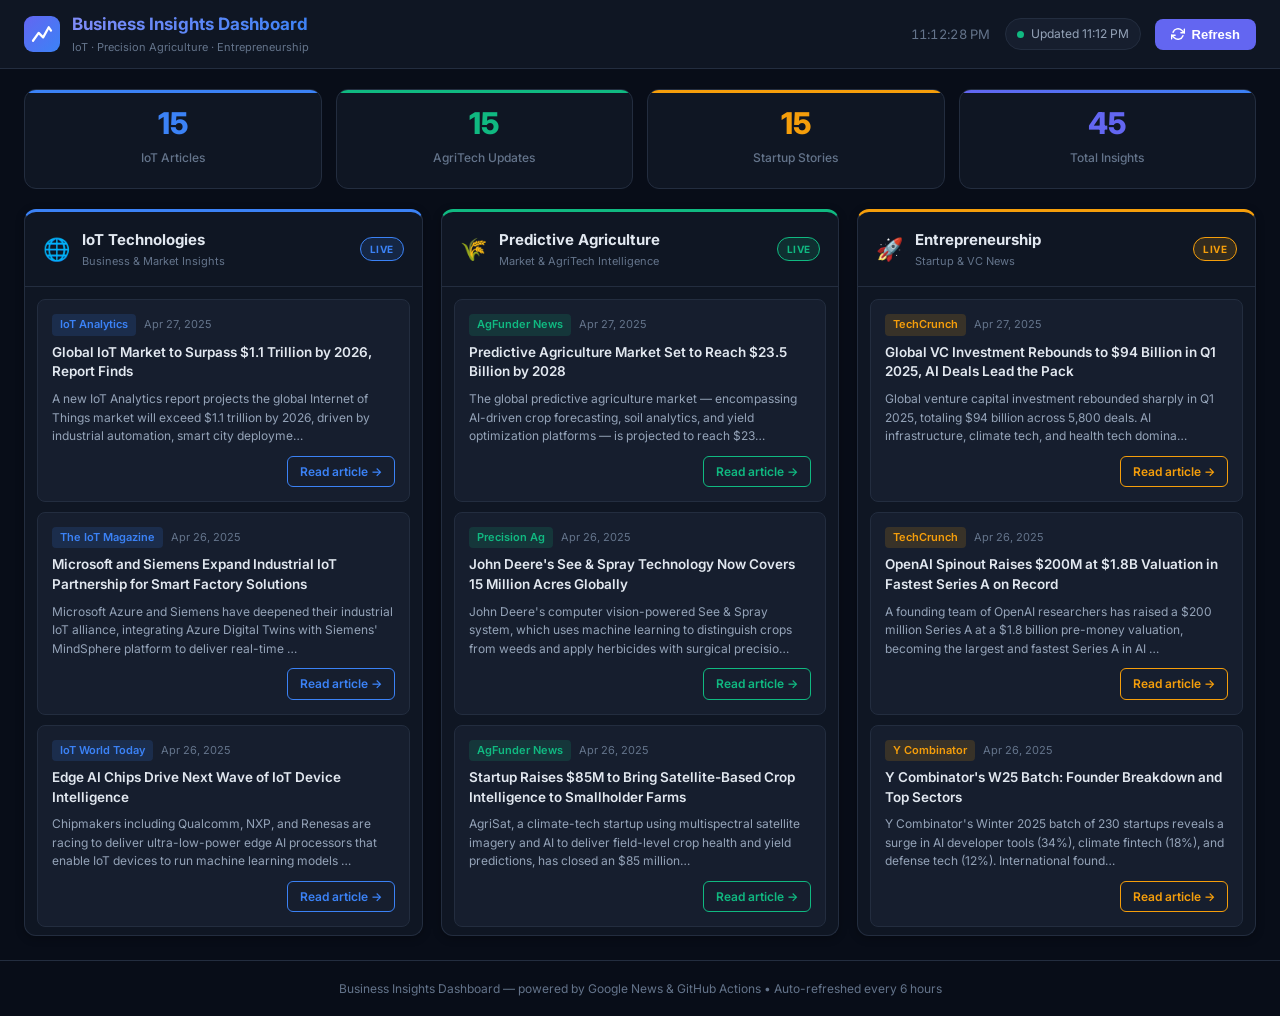
<file: index.html>
<!DOCTYPE html>
<html lang="en">
<head>
  <meta charset="UTF-8" />
  <meta name="viewport" content="width=device-width, initial-scale=1.0" />
  <title>Business Insights Dashboard</title>
  <link rel="stylesheet" href="assets/css/style.css" />
  <link
    rel="preconnect"
    href="https://fonts.googleapis.com"
    crossorigin
  />
  <link
    href="https://fonts.googleapis.com/css2?family=Inter:wght@300;400;500;600;700;800&display=swap"
    rel="stylesheet"
  />
</head>
<body>

  <!-- ── HEADER ─────────────────────────────── -->
  <header class="header">
    <div class="header-inner">
      <div class="logo">
        <svg class="logo-svg" viewBox="0 0 32 32" fill="none" xmlns="http://www.w3.org/2000/svg">
          <rect width="32" height="32" rx="8" fill="url(#grad)"/>
          <path d="M8 22l5-7 4 4 5-9 2 3" stroke="white" stroke-width="2" stroke-linecap="round" stroke-linejoin="round"/>
          <defs><linearGradient id="grad" x1="0" y1="0" x2="32" y2="32" gradientUnits="userSpaceOnUse"><stop stop-color="#6366f1"/><stop offset="1" stop-color="#3b82f6"/></linearGradient></defs>
        </svg>
        <div>
          <h1 class="logo-title">Business Insights Dashboard</h1>
          <p class="logo-sub">IoT · Precision Agriculture · Entrepreneurship</p>
        </div>
      </div>

      <div class="header-controls">
        <div class="live-clock" id="liveClock"></div>
        <div class="update-tag" id="updateTag">
          <span class="pulse-dot"></span>
          <span id="updateText">Initialising…</span>
        </div>
        <button class="btn-refresh" id="refreshBtn" onclick="loadAll()">
          <svg width="14" height="14" viewBox="0 0 24 24" fill="none" stroke="currentColor" stroke-width="2.5" stroke-linecap="round" stroke-linejoin="round">
            <polyline points="23 4 23 10 17 10"/><polyline points="1 20 1 14 7 14"/>
            <path d="M3.51 9a9 9 0 0 1 14.85-3.36L23 10M1 14l4.64 4.36A9 9 0 0 0 20.49 15"/>
          </svg>
          Refresh
        </button>
      </div>
    </div>
  </header>

  <!-- ── STATS BAR ───────────────────────────── -->
  <div class="stats-bar">
    <div class="stat-card iot-stat">
      <span class="stat-num" id="iotCount">—</span>
      <span class="stat-lbl">IoT Articles</span>
    </div>
    <div class="stat-card agri-stat">
      <span class="stat-num" id="agriCount">—</span>
      <span class="stat-lbl">AgriTech Updates</span>
    </div>
    <div class="stat-card ent-stat">
      <span class="stat-num" id="entCount">—</span>
      <span class="stat-lbl">Startup Stories</span>
    </div>
    <div class="stat-card total-stat">
      <span class="stat-num" id="totalCount">—</span>
      <span class="stat-lbl">Total Insights</span>
    </div>
  </div>

  <!-- ── DASHBOARD GRID ─────────────────────── -->
  <main class="dashboard">

    <!-- IoT Section -->
    <section class="panel iot-panel">
      <div class="panel-header">
        <div class="panel-label">
          <span class="panel-icon">🌐</span>
          <div>
            <h2 class="panel-title">IoT Technologies</h2>
            <p class="panel-sub">Business &amp; Market Insights</p>
          </div>
        </div>
        <span class="badge badge-iot">Live</span>
      </div>
      <div class="feed-scroll" id="iotFeed">
        <div class="skeleton-wrap">
          <div class="skeleton"></div>
          <div class="skeleton short"></div>
          <div class="skeleton"></div>
          <div class="skeleton short"></div>
        </div>
      </div>
    </section>

    <!-- Predictive Agriculture Section -->
    <section class="panel agri-panel">
      <div class="panel-header">
        <div class="panel-label">
          <span class="panel-icon">🌾</span>
          <div>
            <h2 class="panel-title">Predictive Agriculture</h2>
            <p class="panel-sub">Market &amp; AgriTech Intelligence</p>
          </div>
        </div>
        <span class="badge badge-agri">Live</span>
      </div>
      <div class="feed-scroll" id="agriFeed">
        <div class="skeleton-wrap">
          <div class="skeleton"></div>
          <div class="skeleton short"></div>
          <div class="skeleton"></div>
          <div class="skeleton short"></div>
        </div>
      </div>
    </section>

    <!-- Entrepreneurship Section -->
    <section class="panel ent-panel">
      <div class="panel-header">
        <div class="panel-label">
          <span class="panel-icon">🚀</span>
          <div>
            <h2 class="panel-title">Entrepreneurship</h2>
            <p class="panel-sub">Startup &amp; VC News</p>
          </div>
        </div>
        <span class="badge badge-ent">Live</span>
      </div>
      <div class="feed-scroll" id="entFeed">
        <div class="skeleton-wrap">
          <div class="skeleton"></div>
          <div class="skeleton short"></div>
          <div class="skeleton"></div>
          <div class="skeleton short"></div>
        </div>
      </div>
    </section>

  </main>

  <!-- ── FOOTER ─────────────────────────────── -->
  <footer class="footer">
    <p>Business Insights Dashboard &mdash; powered by Google News &amp; GitHub Actions &bull; Auto-refreshed every 6 hours</p>
  </footer>

  <script src="assets/js/app.js"></script>
</body>
</html>
</file>
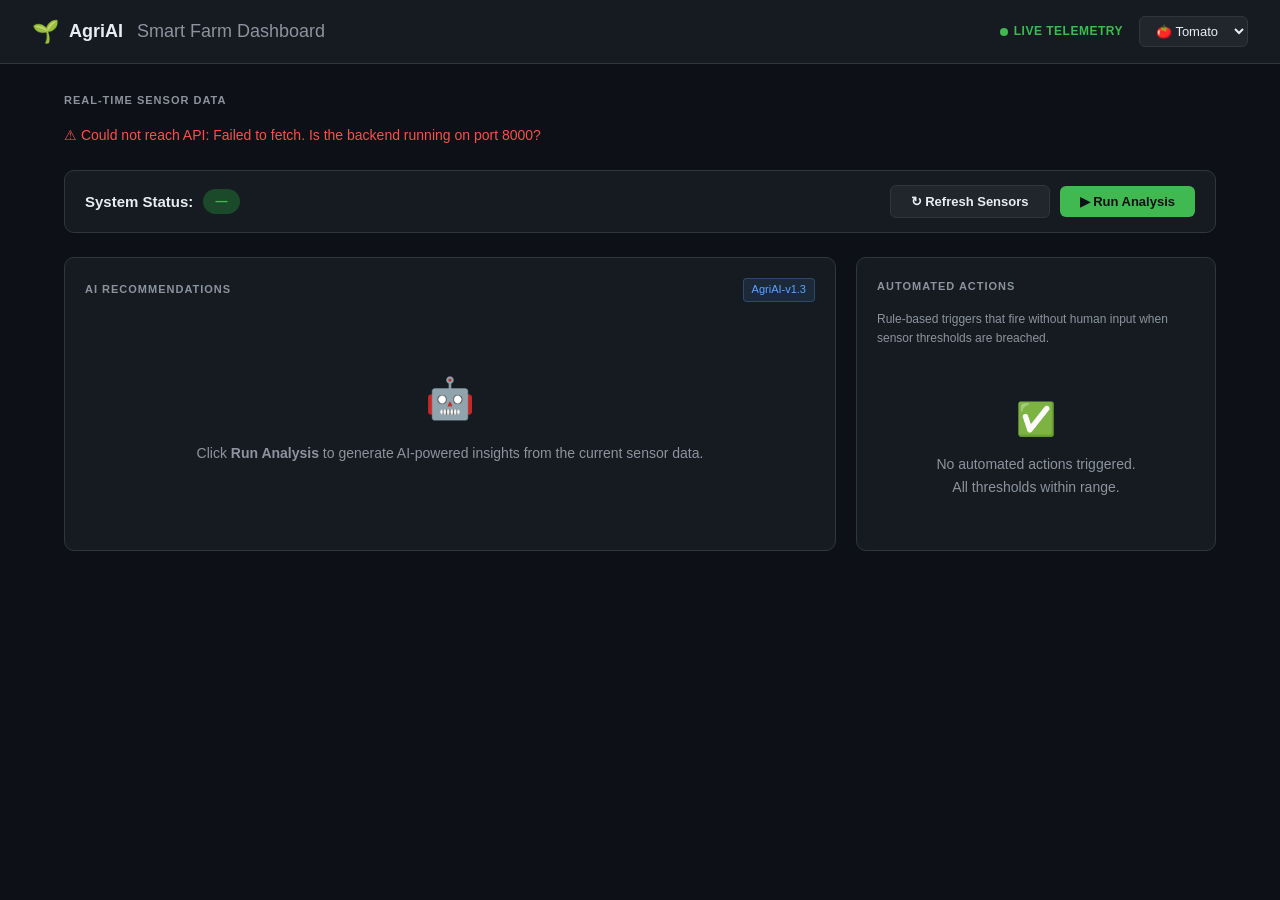
<file: smart-agriculture/frontend/index.html>
<!DOCTYPE html>
<html lang="en">
<head>
  <meta charset="UTF-8" />
  <meta name="viewport" content="width=device-width, initial-scale=1.0" />
  <title>AgriAI — Smart Farm Decision System</title>
  <style>
    /* -----------------------------------------------------------------------
       Design system — agriculture dark theme
    ----------------------------------------------------------------------- */
    :root {
      --bg:          #0d1117;
      --surface:     #161b22;
      --surface-2:   #21262d;
      --border:      #30363d;
      --green:       #3fb950;
      --green-dim:   #1a4a2a;
      --yellow:      #d29922;
      --yellow-dim:  #3d2e0a;
      --red:         #f85149;
      --red-dim:     #3d1414;
      --blue:        #58a6ff;
      --text:        #e6edf3;
      --text-muted:  #8b949e;
      --radius:      10px;
    }

    * { box-sizing: border-box; margin: 0; padding: 0; }

    body {
      background: var(--bg);
      color: var(--text);
      font-family: -apple-system, BlinkMacSystemFont, "Segoe UI", sans-serif;
      font-size: 14px;
      line-height: 1.6;
    }

    /* -----------------------------------------------------------------------
       Header
    ----------------------------------------------------------------------- */
    header {
      background: var(--surface);
      border-bottom: 1px solid var(--border);
      padding: 14px 32px;
      display: flex;
      align-items: center;
      justify-content: space-between;
    }

    .logo {
      display: flex;
      align-items: center;
      gap: 10px;
      font-size: 18px;
      font-weight: 700;
    }

    .logo-icon { font-size: 22px; }

    .header-meta {
      display: flex;
      align-items: center;
      gap: 16px;
    }

    .live-badge {
      display: flex;
      align-items: center;
      gap: 6px;
      font-size: 12px;
      color: var(--green);
      font-weight: 600;
      letter-spacing: 0.5px;
    }

    .dot {
      width: 8px; height: 8px;
      border-radius: 50%;
      background: var(--green);
      animation: pulse 2s infinite;
    }

    @keyframes pulse {
      0%, 100% { opacity: 1; }
      50%       { opacity: 0.3; }
    }

    select {
      background: var(--surface-2);
      border: 1px solid var(--border);
      color: var(--text);
      padding: 6px 12px;
      border-radius: 6px;
      font-size: 13px;
      cursor: pointer;
    }

    /* -----------------------------------------------------------------------
       Main layout
    ----------------------------------------------------------------------- */
    main {
      max-width: 1200px;
      margin: 0 auto;
      padding: 28px 24px;
      display: grid;
      gap: 24px;
    }

    .section-title {
      font-size: 11px;
      font-weight: 700;
      letter-spacing: 1px;
      text-transform: uppercase;
      color: var(--text-muted);
      margin-bottom: 14px;
    }

    /* -----------------------------------------------------------------------
       Sensor grid
    ----------------------------------------------------------------------- */
    .sensor-grid {
      display: grid;
      grid-template-columns: repeat(auto-fill, minmax(190px, 1fr));
      gap: 14px;
    }

    .sensor-card {
      background: var(--surface);
      border: 1px solid var(--border);
      border-radius: var(--radius);
      padding: 18px 20px;
      position: relative;
      transition: border-color 0.3s;
    }

    .sensor-card.stress {
      border-color: var(--red);
      background: linear-gradient(135deg, var(--surface), var(--red-dim));
    }

    .sensor-card.warning {
      border-color: var(--yellow);
      background: linear-gradient(135deg, var(--surface), var(--yellow-dim));
    }

    .sensor-card.ok {
      border-color: var(--green);
    }

    .sensor-label {
      font-size: 11px;
      font-weight: 600;
      text-transform: uppercase;
      letter-spacing: 0.8px;
      color: var(--text-muted);
      margin-bottom: 8px;
    }

    .sensor-value {
      font-size: 32px;
      font-weight: 700;
      line-height: 1;
    }

    .sensor-unit {
      font-size: 13px;
      color: var(--text-muted);
      margin-left: 2px;
    }

    .sensor-bar-wrap {
      margin-top: 12px;
      height: 4px;
      background: var(--surface-2);
      border-radius: 2px;
      overflow: hidden;
    }

    .sensor-bar {
      height: 100%;
      border-radius: 2px;
      transition: width 0.6s ease;
    }

    .sensor-status-icon {
      position: absolute;
      top: 14px; right: 16px;
      font-size: 16px;
    }

    /* -----------------------------------------------------------------------
       Status bar
    ----------------------------------------------------------------------- */
    .status-bar {
      background: var(--surface);
      border: 1px solid var(--border);
      border-radius: var(--radius);
      padding: 14px 20px;
      display: flex;
      align-items: center;
      justify-content: space-between;
      flex-wrap: wrap;
      gap: 12px;
    }

    .status-label {
      display: flex;
      align-items: center;
      gap: 10px;
      font-weight: 600;
      font-size: 15px;
    }

    .status-pill {
      padding: 3px 12px;
      border-radius: 20px;
      font-size: 12px;
      font-weight: 700;
      letter-spacing: 0.5px;
    }

    .pill-optimal  { background: var(--green-dim); color: var(--green); }
    .pill-attention{ background: var(--yellow-dim); color: var(--yellow); }
    .pill-critical { background: var(--red-dim);   color: var(--red); }

    .btn {
      padding: 8px 20px;
      border: none;
      border-radius: 6px;
      font-size: 13px;
      font-weight: 600;
      cursor: pointer;
      transition: opacity 0.2s, transform 0.1s;
    }

    .btn:hover  { opacity: 0.85; }
    .btn:active { transform: scale(0.97); }

    .btn-primary {
      background: var(--green);
      color: #0d1117;
    }

    .btn-secondary {
      background: var(--surface-2);
      color: var(--text);
      border: 1px solid var(--border);
    }

    .btn:disabled {
      opacity: 0.4;
      cursor: not-allowed;
    }

    /* -----------------------------------------------------------------------
       Two-column layout for analysis + automation
    ----------------------------------------------------------------------- */
    .analysis-row {
      display: grid;
      grid-template-columns: 1fr 360px;
      gap: 20px;
    }

    @media (max-width: 800px) {
      .analysis-row { grid-template-columns: 1fr; }
    }

    /* -----------------------------------------------------------------------
       AI Recommendations panel
    ----------------------------------------------------------------------- */
    .panel {
      background: var(--surface);
      border: 1px solid var(--border);
      border-radius: var(--radius);
      padding: 20px;
    }

    .panel-header {
      display: flex;
      align-items: center;
      justify-content: space-between;
      margin-bottom: 16px;
    }

    .model-tag {
      font-size: 11px;
      color: var(--blue);
      background: rgba(88, 166, 255, 0.1);
      border: 1px solid rgba(88, 166, 255, 0.25);
      padding: 2px 8px;
      border-radius: 4px;
    }

    .summary-text {
      background: var(--surface-2);
      border-left: 3px solid var(--blue);
      padding: 12px 16px;
      border-radius: 0 6px 6px 0;
      margin-bottom: 16px;
      font-size: 13px;
      line-height: 1.7;
      color: var(--text-muted);
    }

    /* Observations list */
    .obs-item {
      padding: 10px 14px;
      border-radius: 6px;
      margin-bottom: 8px;
      font-size: 13px;
      line-height: 1.5;
    }

    .obs-CRITICAL { background: var(--red-dim);    border-left: 3px solid var(--red); }
    .obs-HIGH     { background: var(--red-dim);    border-left: 3px solid #ff7b72; }
    .obs-MEDIUM   { background: var(--yellow-dim); border-left: 3px solid var(--yellow); }
    .obs-LOW      { background: var(--surface-2);  border-left: 3px solid var(--text-muted); }

    .obs-meta {
      font-size: 11px;
      font-weight: 700;
      letter-spacing: 0.5px;
      opacity: 0.7;
      margin-bottom: 2px;
    }

    /* Recommendations */
    .rec-item {
      border: 1px solid var(--border);
      border-radius: 8px;
      padding: 14px 16px;
      margin-bottom: 10px;
    }

    .rec-header {
      display: flex;
      align-items: center;
      justify-content: space-between;
      margin-bottom: 6px;
    }

    .rec-action {
      font-weight: 600;
      font-size: 14px;
    }

    .priority-badge {
      font-size: 11px;
      font-weight: 700;
      padding: 2px 8px;
      border-radius: 4px;
    }

    .p-CRITICAL { background: var(--red-dim);    color: var(--red); }
    .p-HIGH     { background: var(--red-dim);    color: #ff7b72; }
    .p-MEDIUM   { background: var(--yellow-dim); color: var(--yellow); }
    .p-LOW      { background: var(--surface-2);  color: var(--text-muted); }

    .rec-rationale {
      font-size: 12px;
      color: var(--text-muted);
      margin-bottom: 6px;
    }

    .rec-impact {
      font-size: 11px;
      color: var(--green);
      font-weight: 600;
    }

    /* -----------------------------------------------------------------------
       Automated actions panel
    ----------------------------------------------------------------------- */
    .auto-panel {
      background: var(--surface);
      border: 1px solid var(--border);
      border-radius: var(--radius);
      padding: 20px;
      height: fit-content;
    }

    .auto-empty {
      text-align: center;
      padding: 32px 16px;
      color: var(--text-muted);
    }

    .auto-empty-icon { font-size: 32px; margin-bottom: 8px; }

    .action-card {
      background: var(--surface-2);
      border-radius: 8px;
      padding: 14px;
      margin-bottom: 10px;
    }

    .action-status {
      display: flex;
      align-items: center;
      gap: 6px;
      font-size: 11px;
      font-weight: 700;
      margin-bottom: 8px;
      letter-spacing: 0.5px;
    }

    .status-ACTIVATED  { color: var(--red); }
    .status-SCHEDULED  { color: var(--yellow); }
    .status-MONITORING { color: var(--blue); }

    .action-trigger {
      font-size: 11px;
      color: var(--text-muted);
      margin-bottom: 6px;
    }

    .action-desc {
      font-size: 13px;
      font-weight: 500;
    }

    /* -----------------------------------------------------------------------
       Timestamp + metadata row
    ----------------------------------------------------------------------- */
    .meta-row {
      display: flex;
      align-items: center;
      gap: 20px;
      font-size: 12px;
      color: var(--text-muted);
      flex-wrap: wrap;
    }

    .meta-item { display: flex; align-items: center; gap: 6px; }

    /* -----------------------------------------------------------------------
       Loader spinner
    ----------------------------------------------------------------------- */
    .spinner {
      display: inline-block;
      width: 14px; height: 14px;
      border: 2px solid var(--border);
      border-top-color: var(--green);
      border-radius: 50%;
      animation: spin 0.8s linear infinite;
      vertical-align: middle;
    }

    @keyframes spin { to { transform: rotate(360deg); } }

    /* -----------------------------------------------------------------------
       Empty / loading states
    ----------------------------------------------------------------------- */
    .placeholder {
      text-align: center;
      padding: 48px 24px;
      color: var(--text-muted);
    }

    .placeholder-icon { font-size: 40px; margin-bottom: 12px; }

    .confidence-bar-wrap {
      margin-top: 12px;
      display: flex;
      align-items: center;
      gap: 10px;
      font-size: 12px;
      color: var(--text-muted);
    }

    .confidence-bar {
      flex: 1;
      height: 4px;
      background: var(--surface-2);
      border-radius: 2px;
      overflow: hidden;
    }

    .confidence-fill {
      height: 100%;
      background: var(--blue);
      border-radius: 2px;
      transition: width 0.8s ease;
    }
  </style>
</head>
<body>

<!-- =========================================================================
     Header
========================================================================== -->
<header>
  <div class="logo">
    <span class="logo-icon">🌱</span>
    AgriAI <span style="color: var(--text-muted); font-weight: 400; margin-left: 4px;">Smart Farm Dashboard</span>
  </div>
  <div class="header-meta">
    <div class="live-badge">
      <div class="dot"></div>
      LIVE TELEMETRY
    </div>
    <select id="cropSelect">
      <option value="tomato">🍅 Tomato</option>
      <option value="wheat">🌾 Wheat</option>
      <option value="pepper">🫑 Pepper</option>
    </select>
  </div>
</header>

<main>

  <!-- -----------------------------------------------------------------------
       Sensor readings
  ----------------------------------------------------------------------- -->
  <section>
    <div class="section-title">Real-Time Sensor Data</div>
    <div class="sensor-grid" id="sensorGrid">
      <!-- Populated by JS -->
      <div class="placeholder" style="grid-column: 1/-1; padding: 32px">
        <div class="spinner"></div>
        <p style="margin-top: 12px">Connecting to sensor nodes…</p>
      </div>
    </div>
  </section>

  <!-- -----------------------------------------------------------------------
       Status + controls
  ----------------------------------------------------------------------- -->
  <div class="status-bar">
    <div class="status-label">
      System Status:
      <span class="status-pill pill-optimal" id="statusPill">—</span>
      <span id="statusSummary" style="font-size: 13px; font-weight: 400; color: var(--text-muted)"></span>
    </div>
    <div style="display: flex; gap: 10px; align-items: center">
      <button class="btn btn-secondary" id="refreshBtn" onclick="fetchSensors()">
        ↻ Refresh Sensors
      </button>
      <button class="btn btn-primary" id="analyzeBtn" onclick="runAnalysis()">
        ▶ Run Analysis
      </button>
    </div>
  </div>

  <!-- -----------------------------------------------------------------------
       Analysis + Automation (two-column)
  ----------------------------------------------------------------------- -->
  <div class="analysis-row">

    <!-- AI Recommendations -->
    <div class="panel" id="analysisPanel">
      <div class="panel-header">
        <div class="section-title" style="margin-bottom: 0">AI Recommendations</div>
        <span class="model-tag" id="modelTag">AgriAI-v1.3</span>
      </div>

      <div class="placeholder" id="analysisPlaceholder">
        <div class="placeholder-icon">🤖</div>
        <p>Click <strong>Run Analysis</strong> to generate AI-powered insights from the current sensor data.</p>
      </div>

      <div id="analysisContent" style="display:none">
        <div class="summary-text" id="summaryText"></div>

        <div class="section-title">Observations</div>
        <div id="observationsList"></div>

        <div class="section-title" style="margin-top: 16px">Recommendations</div>
        <div id="recommendationsList"></div>

        <div class="confidence-bar-wrap">
          <span>Model confidence</span>
          <div class="confidence-bar">
            <div class="confidence-fill" id="confidenceFill" style="width: 0%"></div>
          </div>
          <span id="confidenceLabel">—</span>
        </div>
      </div>
    </div>

    <!-- Automated Actions -->
    <div class="auto-panel">
      <div class="section-title">Automated Actions</div>
      <p style="font-size: 12px; color: var(--text-muted); margin-bottom: 14px">
        Rule-based triggers that fire without human input when sensor thresholds are breached.
      </p>

      <div id="automationContent">
        <div class="auto-empty" id="automationEmpty">
          <div class="auto-empty-icon">✅</div>
          <p>No automated actions triggered.<br>All thresholds within range.</p>
        </div>
        <div id="automationList"></div>
      </div>
    </div>

  </div>

  <!-- Meta row -->
  <div class="meta-row" id="metaRow" style="display:none">
    <div class="meta-item">📡 Sensor: <strong id="metaSensorId">—</strong></div>
    <div class="meta-item">🌱 Crop: <strong id="metaCropType">—</strong></div>
    <div class="meta-item">🕐 Last updated: <strong id="metaTimestamp">—</strong></div>
  </div>

</main>

<!-- =========================================================================
     JavaScript — Dashboard Logic
========================================================================== -->
<script>
  // ---------------------------------------------------------------------------
  // Configuration
  // ---------------------------------------------------------------------------
  const API_BASE = 'http://localhost:8000';

  // Sensor display config: label, unit, colour thresholds, bar scale
  const SENSOR_CONFIG = {
    soil_moisture:  { label: 'Soil Moisture',  unit: '%',     max: 100, low: 25, high: 80, color: '#58a6ff' },
    temperature:    { label: 'Temperature',    unit: '°C',    max: 50,  low: 0,  high: 35, color: '#f0883e' },
    humidity:       { label: 'Humidity',       unit: '%',     max: 100, low: 35, high: 85, color: '#79c0ff' },
    ph:             { label: 'Soil pH',        unit: 'pH',    max: 14,  low: 5.5,high: 7.5,color: '#a5a5ff' },
    nitrogen:       { label: 'Nitrogen',       unit: 'mg/kg', max: 120, low: 20, high: 100,color: '#3fb950' },
    light_intensity:{ label: 'Light',          unit: 'lux',   max: 1500,low: 200,high: 1200,color: '#d29922'},
  };

  let currentSensorData = null;

  // ---------------------------------------------------------------------------
  // Fetch + render sensor data
  // ---------------------------------------------------------------------------
  async function fetchSensors() {
    const crop = document.getElementById('cropSelect').value;
    setButtonLoading('refreshBtn', true);

    try {
      const res = await fetch(`${API_BASE}/sensor-data?crop_type=${crop}`);
      if (!res.ok) throw new Error(`HTTP ${res.status}`);
      const data = await res.json();
      currentSensorData = data;
      renderSensors(data);
    } catch (err) {
      document.getElementById('sensorGrid').innerHTML =
        `<p style="color: var(--red); grid-column: 1/-1">⚠ Could not reach API: ${err.message}. Is the backend running on port 8000?</p>`;
    } finally {
      setButtonLoading('refreshBtn', false);
    }
  }

  function renderSensors(data) {
    const grid = document.getElementById('sensorGrid');
    grid.innerHTML = '';

    for (const [key, cfg] of Object.entries(SENSOR_CONFIG)) {
      if (data[key] === undefined) continue;

      const val = data[key];
      const pct = Math.min(100, (val / cfg.max) * 100);

      // Determine card state
      let state = 'ok';
      let icon  = '✅';
      if (val < cfg.low) { state = 'stress';  icon = '⚠️'; }
      else if (val > cfg.high) { state = 'warning'; icon = '⚠️'; }
      if (key === 'ph' && (val < cfg.low || val > cfg.high)) { state = 'warning'; icon = '⚠️'; }

      grid.innerHTML += `
        <div class="sensor-card ${state}">
          <div class="sensor-status-icon">${icon}</div>
          <div class="sensor-label">${cfg.label}</div>
          <div class="sensor-value">
            ${Number.isInteger(val) ? val : val.toFixed(1)}
            <span class="sensor-unit">${cfg.unit}</span>
          </div>
          <div class="sensor-bar-wrap">
            <div class="sensor-bar" style="width: ${pct}%; background: ${cfg.color}"></div>
          </div>
        </div>
      `;
    }
  }

  // ---------------------------------------------------------------------------
  // Run AI analysis
  // ---------------------------------------------------------------------------
  async function runAnalysis() {
    if (!currentSensorData) {
      await fetchSensors();
    }

    setButtonLoading('analyzeBtn', true);
    document.getElementById('analysisPlaceholder').style.display = 'none';
    document.getElementById('analysisContent').style.display = 'none';

    try {
      const res = await fetch(`${API_BASE}/analyze`, {
        method: 'POST',
        headers: { 'Content-Type': 'application/json' },
        body: JSON.stringify(currentSensorData),
      });

      if (!res.ok) throw new Error(`HTTP ${res.status}`);
      const result = await res.json();
      renderAnalysis(result);
    } catch (err) {
      document.getElementById('analysisPlaceholder').style.display = 'block';
      document.getElementById('analysisPlaceholder').innerHTML =
        `<p style="color: var(--red)">⚠ Analysis failed: ${err.message}</p>`;
    } finally {
      setButtonLoading('analyzeBtn', false);
    }
  }

  function renderAnalysis(result) {
    // Overall status pill
    const pill = document.getElementById('statusPill');
    const pillClasses = { OPTIMAL: 'pill-optimal', ATTENTION_NEEDED: 'pill-attention', CRITICAL: 'pill-critical' };
    pill.className = 'status-pill ' + (pillClasses[result.status] || 'pill-optimal');
    pill.textContent = result.status.replace('_', ' ');
    document.getElementById('statusSummary').textContent = '';

    // Summary
    document.getElementById('summaryText').textContent = result.summary;

    // Observations
    const obsList = document.getElementById('observationsList');
    obsList.innerHTML = '';
    if (result.observations.length === 0) {
      obsList.innerHTML = '<p style="color: var(--green); font-size: 13px">✅ No anomalies detected.</p>';
    } else {
      result.observations.forEach(obs => {
        obsList.innerHTML += `
          <div class="obs-item obs-${obs.severity}">
            <div class="obs-meta">${obs.severity} · ${obs.metric.replace('_', ' ').toUpperCase()} = ${obs.value} ${obs.unit}</div>
            ${obs.finding}
          </div>
        `;
      });
    }

    // Recommendations
    const recList = document.getElementById('recommendationsList');
    recList.innerHTML = '';
    if (result.recommendations.length === 0) {
      recList.innerHTML = '<p style="color: var(--text-muted); font-size: 13px">No action required.</p>';
    } else {
      result.recommendations.forEach(rec => {
        recList.innerHTML += `
          <div class="rec-item">
            <div class="rec-header">
              <div class="rec-action">→ ${rec.action}</div>
              <span class="priority-badge p-${rec.priority}">${rec.priority}</span>
            </div>
            <div class="rec-rationale">${rec.rationale}</div>
            <div class="rec-impact">💡 ${rec.estimated_impact}</div>
          </div>
        `;
      });
    }

    // Confidence bar
    const conf = Math.round(result.confidence * 100);
    document.getElementById('confidenceFill').style.width = conf + '%';
    document.getElementById('confidenceLabel').textContent = conf + '%';
    document.getElementById('modelTag').textContent = result.model_version;

    // Automated actions
    const autoList   = document.getElementById('automationList');
    const autoEmpty  = document.getElementById('automationEmpty');
    autoList.innerHTML = '';

    if (result.automated_actions.length === 0) {
      autoEmpty.style.display = 'block';
    } else {
      autoEmpty.style.display = 'none';
      result.automated_actions.forEach(act => {
        const icons = { ACTIVATED: '🔴', SCHEDULED: '🟡', MONITORING: '🔵' };
        autoList.innerHTML += `
          <div class="action-card">
            <div class="action-status status-${act.status}">
              ${icons[act.status] || '⚫'} ${act.status}
            </div>
            <div class="action-trigger">TRIGGER: ${act.trigger}</div>
            <div class="action-desc">${act.action}</div>
          </div>
        `;
      });
    }

    // Meta row
    document.getElementById('metaSensorId').textContent  = result.sensor_id;
    document.getElementById('metaCropType').textContent  = result.crop_type;
    document.getElementById('metaTimestamp').textContent = new Date(result.timestamp).toLocaleString();
    document.getElementById('metaRow').style.display     = 'flex';

    // Show analysis panel
    document.getElementById('analysisContent').style.display = 'block';
  }

  // ---------------------------------------------------------------------------
  // Helpers
  // ---------------------------------------------------------------------------
  function setButtonLoading(id, loading) {
    const btn = document.getElementById(id);
    btn.disabled = loading;
    if (loading) {
      btn.dataset.originalText = btn.textContent;
      btn.innerHTML = '<span class="spinner"></span> Loading…';
    } else {
      btn.innerHTML = btn.dataset.originalText;
    }
  }

  // Auto-refresh sensors every 30 seconds
  function startAutoRefresh() {
    setInterval(async () => {
      await fetchSensors();
    }, 30_000);
  }

  // Re-fetch when crop changes
  document.getElementById('cropSelect').addEventListener('change', () => {
    fetchSensors();
    // Clear analysis so user re-runs for the new crop
    document.getElementById('analysisContent').style.display = 'none';
    document.getElementById('analysisPlaceholder').style.display = 'block';
    document.getElementById('analysisPlaceholder').innerHTML = `
      <div class="placeholder-icon">🤖</div>
      <p>Click <strong>Run Analysis</strong> to generate AI-powered insights from the current sensor data.</p>
    `;
    document.getElementById('statusPill').textContent = '—';
    document.getElementById('metaRow').style.display = 'none';
  });

  // ---------------------------------------------------------------------------
  // Boot
  // ---------------------------------------------------------------------------
  fetchSensors();
  startAutoRefresh();
</script>

</body>
</html>
</file>
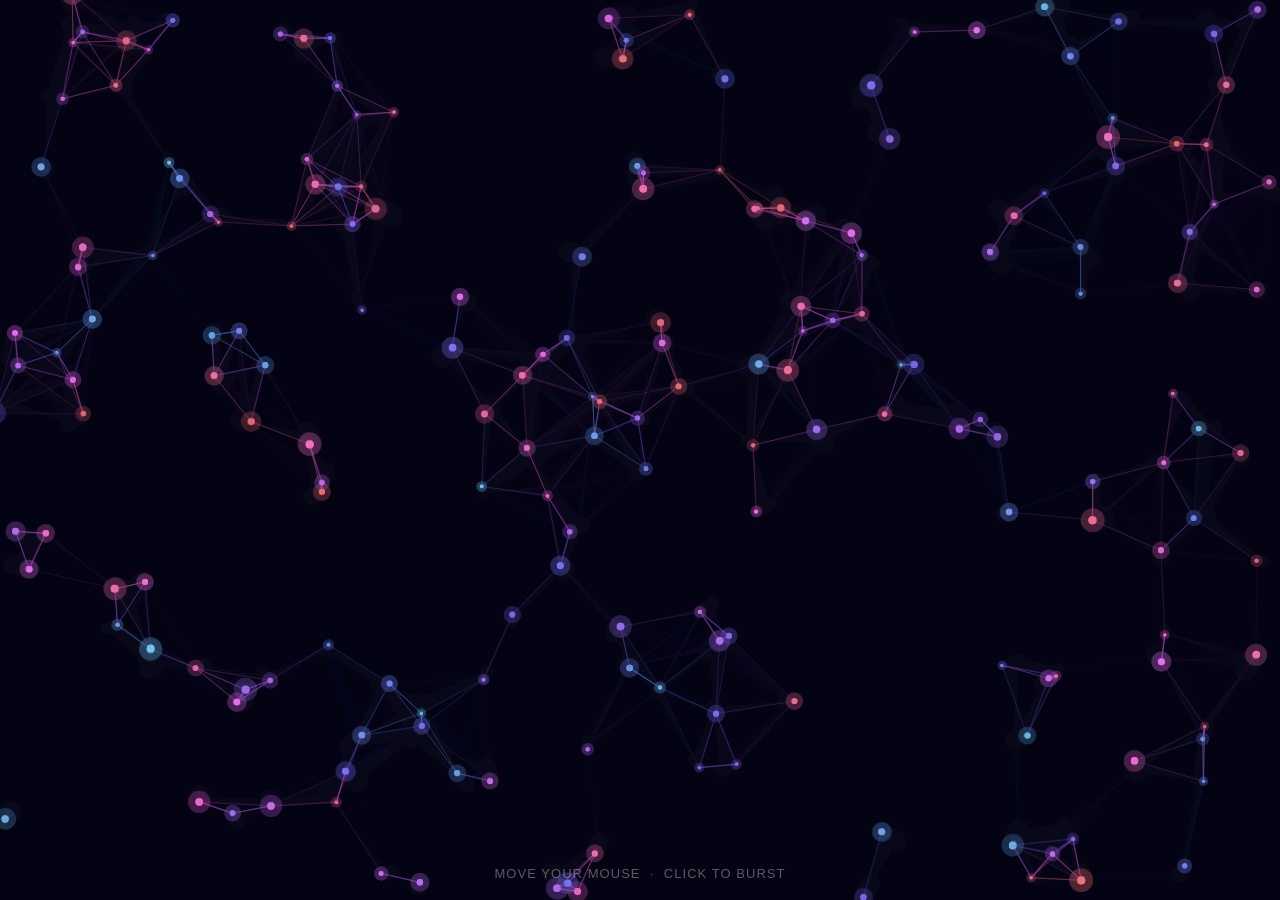
<file: animation.html>
<!DOCTYPE html>
<html lang="en">
<head>
  <meta charset="UTF-8" />
  <meta name="viewport" content="width=device-width, initial-scale=1.0" />
  <title>Particle Field</title>
  <style>
    * { margin: 0; padding: 0; box-sizing: border-box; }
    body {
      background: #0a0a1a;
      overflow: hidden;
      display: flex;
      align-items: center;
      justify-content: center;
      height: 100vh;
    }
    canvas { display: block; }
    #info {
      position: fixed;
      bottom: 20px;
      left: 50%;
      transform: translateX(-50%);
      color: rgba(255,255,255,0.35);
      font: 13px/1 sans-serif;
      letter-spacing: 0.08em;
      pointer-events: none;
    }
  </style>
</head>
<body>
  <canvas id="c"></canvas>
  <div id="info">MOVE YOUR MOUSE &nbsp;·&nbsp; CLICK TO BURST</div>
  <script>
    const canvas = document.getElementById('c');
    const ctx    = canvas.getContext('2d');

    let W, H, particles, mouse = { x: -9999, y: -9999 };

    /* ── resize ── */
    function resize() {
      W = canvas.width  = window.innerWidth;
      H = canvas.height = window.innerHeight;
    }
    window.addEventListener('resize', () => { resize(); init(); });
    resize();

    /* ── particle factory ── */
    function makeParticle(x, y, burst) {
      const angle = Math.random() * Math.PI * 2;
      const speed = burst ? 2 + Math.random() * 6 : 0.2 + Math.random() * 0.8;
      const hue   = 200 + Math.random() * 160;   // cyan → violet range
      return {
        x: x ?? Math.random() * W,
        y: y ?? Math.random() * H,
        vx: Math.cos(angle) * speed,
        vy: Math.sin(angle) * speed,
        radius: 1.5 + Math.random() * 2.5,
        hue,
        alpha: 0.6 + Math.random() * 0.4,
        life: 1,
        decay: burst ? 0.008 + Math.random() * 0.012 : 0,
        isBurst: !!burst,
      };
    }

    /* ── init pool ── */
    function init() {
      particles = [];
      const count = Math.floor((W * H) / 6000);
      for (let i = 0; i < count; i++) particles.push(makeParticle());
    }
    init();

    /* ── mouse / click ── */
    window.addEventListener('mousemove', e => { mouse.x = e.clientX; mouse.y = e.clientY; });
    window.addEventListener('touchmove', e => {
      mouse.x = e.touches[0].clientX;
      mouse.y = e.touches[0].clientY;
    }, { passive: true });
    window.addEventListener('click', e => {
      for (let i = 0; i < 60; i++) particles.push(makeParticle(e.clientX, e.clientY, true));
    });
    window.addEventListener('touchstart', e => {
      for (let i = 0; i < 60; i++)
        particles.push(makeParticle(e.touches[0].clientX, e.touches[0].clientY, true));
    });

    /* ── draw connection lines ── */
    const MAX_DIST = 120;
    function drawLines() {
      for (let i = 0; i < particles.length; i++) {
        const a = particles[i];
        for (let j = i + 1; j < particles.length; j++) {
          const b   = particles[j];
          const dx  = a.x - b.x;
          const dy  = a.y - b.y;
          const d2  = dx * dx + dy * dy;
          if (d2 > MAX_DIST * MAX_DIST) continue;
          const t   = 1 - Math.sqrt(d2) / MAX_DIST;
          ctx.strokeStyle = `hsla(${(a.hue + b.hue) / 2},80%,65%,${t * 0.25})`;
          ctx.lineWidth   = t * 1.5;
          ctx.beginPath();
          ctx.moveTo(a.x, a.y);
          ctx.lineTo(b.x, b.y);
          ctx.stroke();
        }
      }
    }

    /* ── main loop ── */
    function loop() {
      requestAnimationFrame(loop);

      // Soft trail
      ctx.fillStyle = 'rgba(10,10,26,0.18)';
      ctx.fillRect(0, 0, W, H);

      // Update + draw particles
      for (let i = particles.length - 1; i >= 0; i--) {
        const p = particles[i];

        // Mouse attraction (only ambient particles)
        if (!p.isBurst) {
          const dx = mouse.x - p.x;
          const dy = mouse.y - p.y;
          const dist = Math.sqrt(dx * dx + dy * dy) || 1;
          const force = Math.min(60 / (dist * dist), 0.8);
          p.vx += dx / dist * force;
          p.vy += dy / dist * force;
        }

        // Dampen velocity
        p.vx *= 0.96;
        p.vy *= 0.96;

        p.x += p.vx;
        p.y += p.vy;

        // Wrap at edges (ambient) or fade out (burst)
        if (p.isBurst) {
          p.life -= p.decay;
          if (p.life <= 0) { particles.splice(i, 1); continue; }
        } else {
          if (p.x < -10) p.x = W + 10;
          if (p.x > W + 10) p.x = -10;
          if (p.y < -10) p.y = H + 10;
          if (p.y > H + 10) p.y = -10;
        }

        const alpha = p.alpha * (p.isBurst ? p.life : 1);
        ctx.beginPath();
        ctx.arc(p.x, p.y, p.radius, 0, Math.PI * 2);
        ctx.fillStyle = `hsla(${p.hue},85%,70%,${alpha})`;
        ctx.fill();

        // Glow
        ctx.beginPath();
        ctx.arc(p.x, p.y, p.radius * 3, 0, Math.PI * 2);
        ctx.fillStyle = `hsla(${p.hue},90%,70%,${alpha * 0.08})`;
        ctx.fill();
      }

      drawLines();
    }
    loop();
  </script>
</body>
</html>
</file>
<file: assets/css/style.css>
/* ============================================================
   Business Insights Dashboard — Stylesheet
   ============================================================ */

/* ── Variables ───────────────────────────────────────────── */
:root {
  --bg:           #080d18;
  --surface:      #0f1623;
  --surface-2:    #161e2e;
  --surface-3:    #1c2438;
  --border:       #232d3f;
  --border-light: #2a3650;

  --txt:          #e2e8f0;
  --txt-2:        #94a3b8;
  --txt-3:        #64748b;

  --iot:          #3b82f6;
  --iot-dim:      rgba(59,130,246,.15);
  --iot-glow:     rgba(59,130,246,.4);

  --agri:         #10b981;
  --agri-dim:     rgba(16,185,129,.15);
  --agri-glow:    rgba(16,185,129,.4);

  --ent:          #f59e0b;
  --ent-dim:      rgba(245,158,11,.15);
  --ent-glow:     rgba(245,158,11,.4);

  --accent:       #6366f1;
  --accent-dim:   rgba(99,102,241,.2);
  --danger:       #ef4444;

  --radius:       12px;
  --radius-sm:    8px;
  --shadow:       0 4px 24px rgba(0,0,0,.45);
  --shadow-sm:    0 2px 8px  rgba(0,0,0,.3);
}

/* ── Reset ───────────────────────────────────────────────── */
*, *::before, *::after { box-sizing: border-box; margin: 0; padding: 0; }
html { scroll-behavior: smooth; }

body {
  font-family: 'Inter', -apple-system, BlinkMacSystemFont, 'Segoe UI', sans-serif;
  background: var(--bg);
  color: var(--txt);
  min-height: 100vh;
  line-height: 1.6;
  -webkit-font-smoothing: antialiased;
}

a { color: inherit; text-decoration: none; }

/* ── Header ──────────────────────────────────────────────── */
.header {
  background: var(--surface);
  border-bottom: 1px solid var(--border);
  padding: 0 24px;
  position: sticky;
  top: 0;
  z-index: 200;
  backdrop-filter: blur(16px);
  -webkit-backdrop-filter: blur(16px);
}

.header-inner {
  max-width: 1400px;
  margin: 0 auto;
  display: flex;
  align-items: center;
  justify-content: space-between;
  height: 68px;
  gap: 16px;
}

/* Logo */
.logo { display: flex; align-items: center; gap: 12px; flex-shrink: 0; }

.logo-svg { width: 36px; height: 36px; flex-shrink: 0; }

.logo-title {
  font-size: 17px;
  font-weight: 700;
  background: linear-gradient(120deg, #818cf8, #3b82f6);
  -webkit-background-clip: text;
  -webkit-text-fill-color: transparent;
  white-space: nowrap;
}

.logo-sub {
  font-size: 11px;
  color: var(--txt-3);
  margin-top: 1px;
  white-space: nowrap;
}

/* Header controls */
.header-controls {
  display: flex;
  align-items: center;
  gap: 14px;
  flex-shrink: 0;
}

.live-clock {
  font-size: 13px;
  color: var(--txt-3);
  font-variant-numeric: tabular-nums;
  letter-spacing: .02em;
}

.update-tag {
  display: flex;
  align-items: center;
  gap: 7px;
  background: var(--surface-2);
  border: 1px solid var(--border);
  padding: 5px 11px;
  border-radius: 20px;
  font-size: 12px;
  color: var(--txt-2);
  white-space: nowrap;
}

.pulse-dot {
  width: 7px;
  height: 7px;
  border-radius: 50%;
  background: var(--agri);
  animation: pulse 2s infinite;
  flex-shrink: 0;
}

@keyframes pulse {
  0%, 100% { opacity: 1; transform: scale(1); }
  50%       { opacity: .4; transform: scale(.8); }
}

.btn-refresh {
  display: flex;
  align-items: center;
  gap: 7px;
  background: var(--accent);
  color: #fff;
  border: none;
  padding: 8px 16px;
  border-radius: var(--radius-sm);
  font-size: 13px;
  font-weight: 600;
  cursor: pointer;
  transition: background .2s, transform .15s, box-shadow .2s;
  white-space: nowrap;
}

.btn-refresh:hover  { background: #4f51d4; box-shadow: 0 0 0 3px var(--accent-dim); transform: translateY(-1px); }
.btn-refresh:active { transform: translateY(0); }
.btn-refresh:disabled { opacity: .5; cursor: not-allowed; transform: none; }

/* ── Stats Bar ────────────────────────────────────────────── */
.stats-bar {
  max-width: 1400px;
  margin: 20px auto 0;
  padding: 0 24px;
  display: grid;
  grid-template-columns: repeat(4, 1fr);
  gap: 14px;
}

.stat-card {
  background: var(--surface);
  border: 1px solid var(--border);
  border-radius: var(--radius);
  padding: 18px 20px;
  text-align: center;
  transition: transform .2s, box-shadow .2s;
  position: relative;
  overflow: hidden;
}

.stat-card::before {
  content: '';
  position: absolute;
  top: 0; left: 0; right: 0;
  height: 3px;
}

.iot-stat::before   { background: var(--iot); }
.agri-stat::before  { background: var(--agri); }
.ent-stat::before   { background: var(--ent); }
.total-stat::before { background: linear-gradient(90deg, var(--accent), var(--iot)); }

.stat-card:hover { transform: translateY(-2px); box-shadow: var(--shadow-sm); }

.stat-num {
  display: block;
  font-size: 30px;
  font-weight: 800;
  line-height: 1;
  margin-bottom: 6px;
}

.iot-stat  .stat-num  { color: var(--iot); }
.agri-stat .stat-num  { color: var(--agri); }
.ent-stat  .stat-num  { color: var(--ent); }
.total-stat .stat-num { color: var(--accent); }

.stat-lbl {
  font-size: 12px;
  color: var(--txt-3);
  font-weight: 500;
}

/* ── Dashboard Grid ───────────────────────────────────────── */
.dashboard {
  max-width: 1400px;
  margin: 20px auto 24px;
  padding: 0 24px;
  display: grid;
  grid-template-columns: repeat(3, 1fr);
  gap: 18px;
  align-items: start;
}

/* ── Panel ────────────────────────────────────────────────── */
.panel {
  background: var(--surface);
  border: 1px solid var(--border);
  border-radius: var(--radius);
  overflow: hidden;
  display: flex;
  flex-direction: column;
  box-shadow: var(--shadow-sm);
  transition: box-shadow .2s;
}

.panel:hover { box-shadow: var(--shadow); }

/* Panel top accent bar */
.iot-panel  { border-top: 3px solid var(--iot); }
.agri-panel { border-top: 3px solid var(--agri); }
.ent-panel  { border-top: 3px solid var(--ent); }

/* Panel Header */
.panel-header {
  padding: 16px 18px;
  display: flex;
  align-items: center;
  justify-content: space-between;
  border-bottom: 1px solid var(--border);
  flex-shrink: 0;
}

.panel-label { display: flex; align-items: center; gap: 12px; }

.panel-icon { font-size: 22px; line-height: 1; }

.panel-title {
  font-size: 15px;
  font-weight: 700;
}

.panel-sub {
  font-size: 11px;
  color: var(--txt-3);
  margin-top: 1px;
}

/* Badges */
.badge {
  font-size: 10px;
  font-weight: 700;
  padding: 3px 9px;
  border-radius: 20px;
  letter-spacing: .04em;
  text-transform: uppercase;
  flex-shrink: 0;
}

.badge-iot  { background: var(--iot-dim);  color: var(--iot);  border: 1px solid var(--iot); }
.badge-agri { background: var(--agri-dim); color: var(--agri); border: 1px solid var(--agri); }
.badge-ent  { background: var(--ent-dim);  color: var(--ent);  border: 1px solid var(--ent); }

/* Feed Scroll Container */
.feed-scroll {
  overflow-y: auto;
  max-height: 72vh;
  padding: 12px;
  scrollbar-width: thin;
  scrollbar-color: var(--border) transparent;
}

.feed-scroll::-webkit-scrollbar         { width: 4px; }
.feed-scroll::-webkit-scrollbar-track   { background: transparent; }
.feed-scroll::-webkit-scrollbar-thumb   { background: var(--border-light); border-radius: 4px; }

/* ── News Card ────────────────────────────────────────────── */
.news-card {
  background: var(--surface-2);
  border: 1px solid var(--border);
  border-radius: var(--radius-sm);
  padding: 14px;
  margin-bottom: 10px;
  cursor: pointer;
  transition: border-color .2s, background .2s, transform .15s, box-shadow .2s;
  position: relative;
}

.news-card:last-child { margin-bottom: 0; }

.news-card:hover {
  background: var(--surface-3);
  transform: translateY(-2px);
  box-shadow: var(--shadow-sm);
}

.iot-panel  .news-card:hover { border-color: var(--iot);  box-shadow: 0 4px 16px var(--iot-dim); }
.agri-panel .news-card:hover { border-color: var(--agri); box-shadow: 0 4px 16px var(--agri-dim); }
.ent-panel  .news-card:hover { border-color: var(--ent);  box-shadow: 0 4px 16px var(--ent-dim); }

/* NEW badge on recent articles */
.news-card .new-tag {
  position: absolute;
  top: 10px;
  right: 10px;
  font-size: 9px;
  font-weight: 800;
  background: var(--agri);
  color: #000;
  padding: 2px 7px;
  border-radius: 20px;
  letter-spacing: .05em;
  text-transform: uppercase;
}

.news-card-meta {
  display: flex;
  align-items: center;
  gap: 8px;
  margin-bottom: 7px;
  flex-wrap: wrap;
}

.news-source {
  font-size: 11px;
  font-weight: 600;
  padding: 2px 8px;
  border-radius: 4px;
}

.iot-panel  .news-source { background: var(--iot-dim);  color: var(--iot); }
.agri-panel .news-source { background: var(--agri-dim); color: var(--agri); }
.ent-panel  .news-source { background: var(--ent-dim);  color: var(--ent); }

.news-date { font-size: 11px; color: var(--txt-3); }

.news-title {
  font-size: 13.5px;
  font-weight: 600;
  line-height: 1.45;
  margin-bottom: 8px;
  color: var(--txt);
}

.news-excerpt {
  font-size: 12px;
  color: var(--txt-2);
  line-height: 1.55;
  display: -webkit-box;
  -webkit-line-clamp: 3;
  -webkit-box-orient: vertical;
  overflow: hidden;
  margin-bottom: 10px;
}

.news-footer {
  display: flex;
  align-items: center;
  justify-content: flex-end;
}

.read-more {
  font-size: 12px;
  font-weight: 600;
  padding: 5px 12px;
  border-radius: 6px;
  border: 1px solid;
  transition: background .15s, color .15s;
  display: inline-flex;
  align-items: center;
  gap: 4px;
}

.iot-panel  .read-more { color: var(--iot);  border-color: var(--iot); }
.agri-panel .read-more { color: var(--agri); border-color: var(--agri); }
.ent-panel  .read-more { color: var(--ent);  border-color: var(--ent); }

.iot-panel  .read-more:hover { background: var(--iot);  color: #fff; }
.agri-panel .read-more:hover { background: var(--agri); color: #fff; }
.ent-panel  .read-more:hover { background: var(--ent);  color: #000; }

/* ── Empty & Error States ─────────────────────────────────── */
.state-msg {
  text-align: center;
  padding: 40px 20px;
  color: var(--txt-3);
  font-size: 13px;
}

.state-msg .icon { font-size: 32px; display: block; margin-bottom: 10px; }
.state-msg .title { font-weight: 600; color: var(--txt-2); margin-bottom: 6px; }

.error-msg { color: var(--danger); }

/* ── Skeleton Loader ──────────────────────────────────────── */
.skeleton-wrap { padding: 4px 0; }

.skeleton {
  background: linear-gradient(90deg, var(--surface-2) 25%, var(--surface-3) 50%, var(--surface-2) 75%);
  background-size: 200% 100%;
  animation: shimmer 1.4s infinite;
  border-radius: 6px;
  height: 16px;
  margin-bottom: 10px;
}

.skeleton.short { width: 60%; height: 12px; }

@keyframes shimmer {
  0%   { background-position: 200% 0; }
  100% { background-position: -200% 0; }
}

/* ── Footer ───────────────────────────────────────────────── */
.footer {
  text-align: center;
  padding: 18px 24px;
  font-size: 12px;
  color: var(--txt-3);
  border-top: 1px solid var(--border);
  margin-top: 8px;
}

/* ── Fade-in Animation ────────────────────────────────────── */
@keyframes fadeInUp {
  from { opacity: 0; transform: translateY(12px); }
  to   { opacity: 1; transform: translateY(0); }
}

.news-card { animation: fadeInUp .25s ease both; }
.news-card:nth-child(1)  { animation-delay: .03s; }
.news-card:nth-child(2)  { animation-delay: .06s; }
.news-card:nth-child(3)  { animation-delay: .09s; }
.news-card:nth-child(4)  { animation-delay: .12s; }
.news-card:nth-child(5)  { animation-delay: .15s; }
.news-card:nth-child(6)  { animation-delay: .18s; }
.news-card:nth-child(7)  { animation-delay: .21s; }
.news-card:nth-child(8)  { animation-delay: .24s; }
.news-card:nth-child(9)  { animation-delay: .27s; }
.news-card:nth-child(10) { animation-delay: .30s; }

/* ── Responsive ───────────────────────────────────────────── */
@media (max-width: 1100px) {
  .dashboard { grid-template-columns: 1fr 1fr; }
  .ent-panel { grid-column: 1 / -1; }
  .feed-scroll { max-height: 420px; }
}

@media (max-width: 720px) {
  .dashboard { grid-template-columns: 1fr; padding: 0 14px; }
  .stats-bar  { grid-template-columns: repeat(2, 1fr); padding: 0 14px; }
  .feed-scroll { max-height: 340px; }

  .header-inner   { height: auto; padding: 12px 0; flex-wrap: wrap; gap: 10px; }
  .live-clock     { display: none; }
  .logo-sub       { display: none; }

  .ent-panel { grid-column: auto; }
}

@media (max-width: 420px) {
  .stats-bar { grid-template-columns: 1fr 1fr; }
  .btn-refresh span { display: none; }
}
</file>
